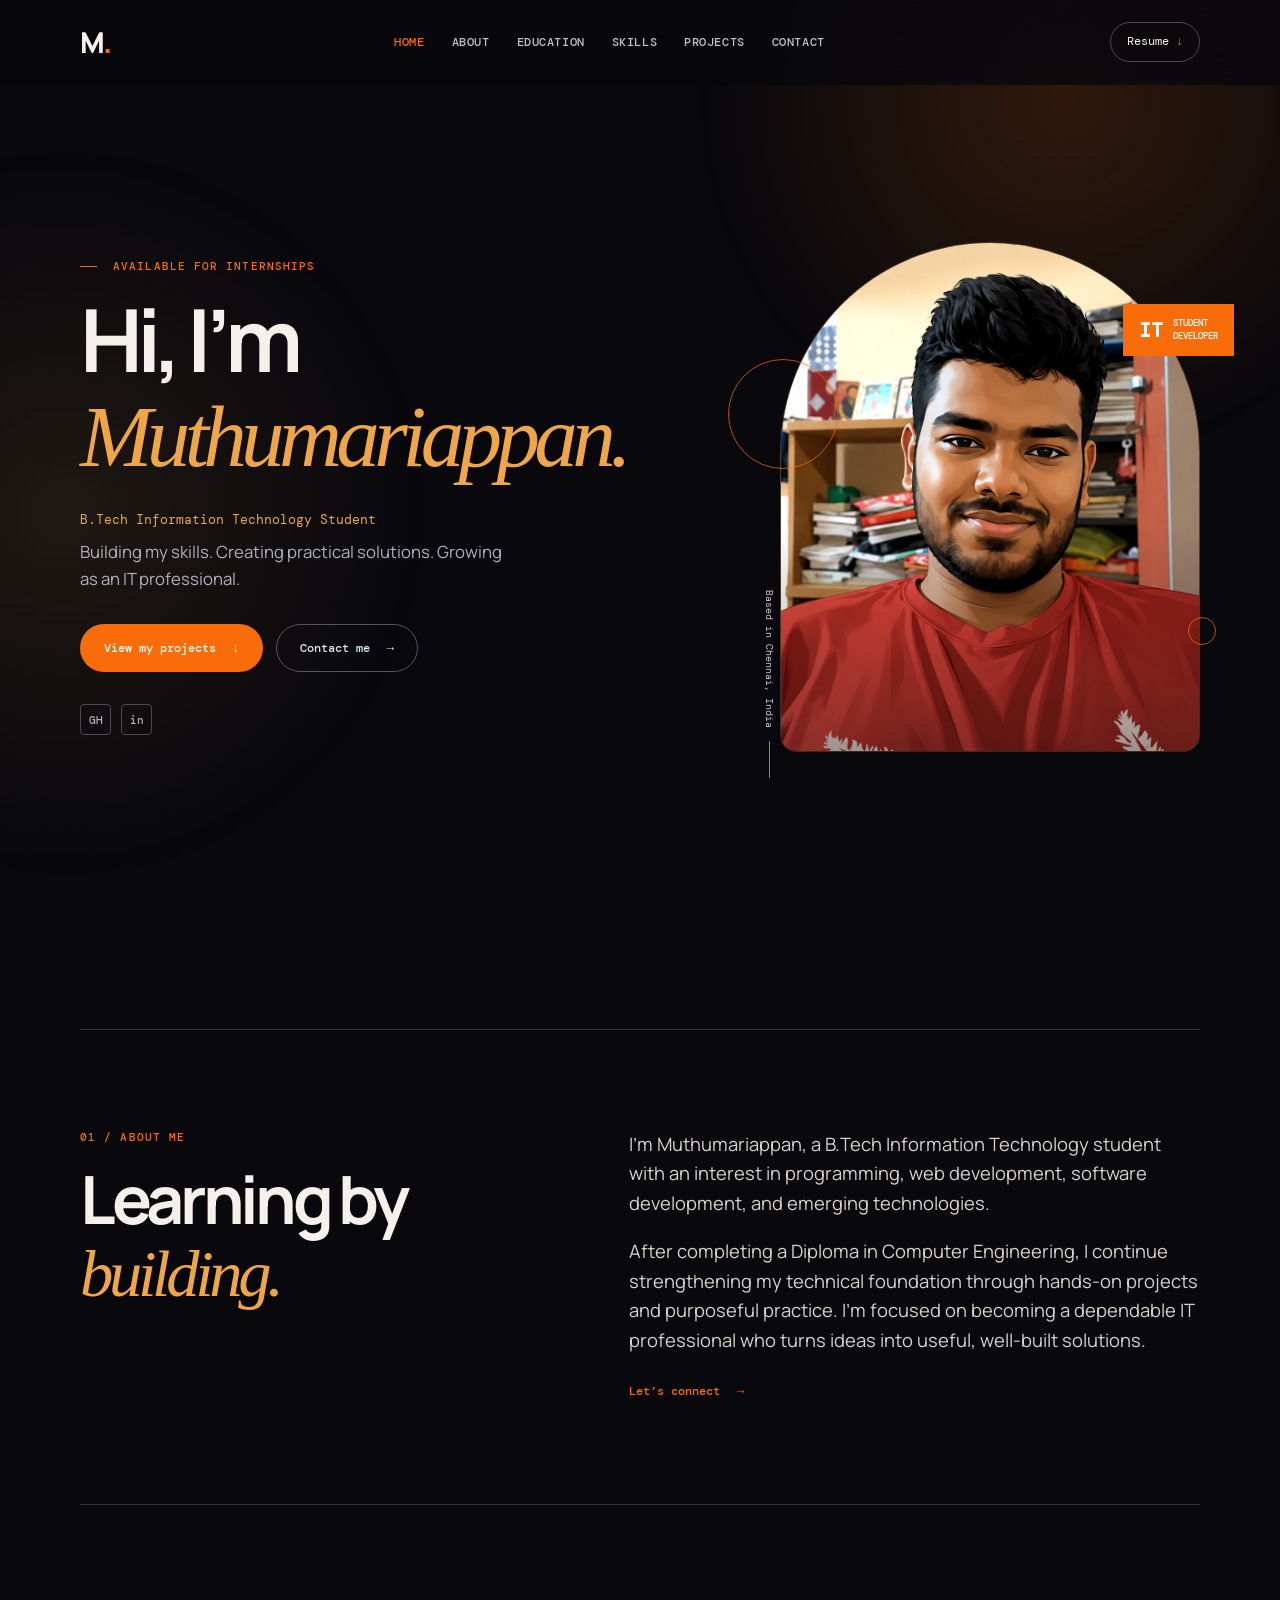
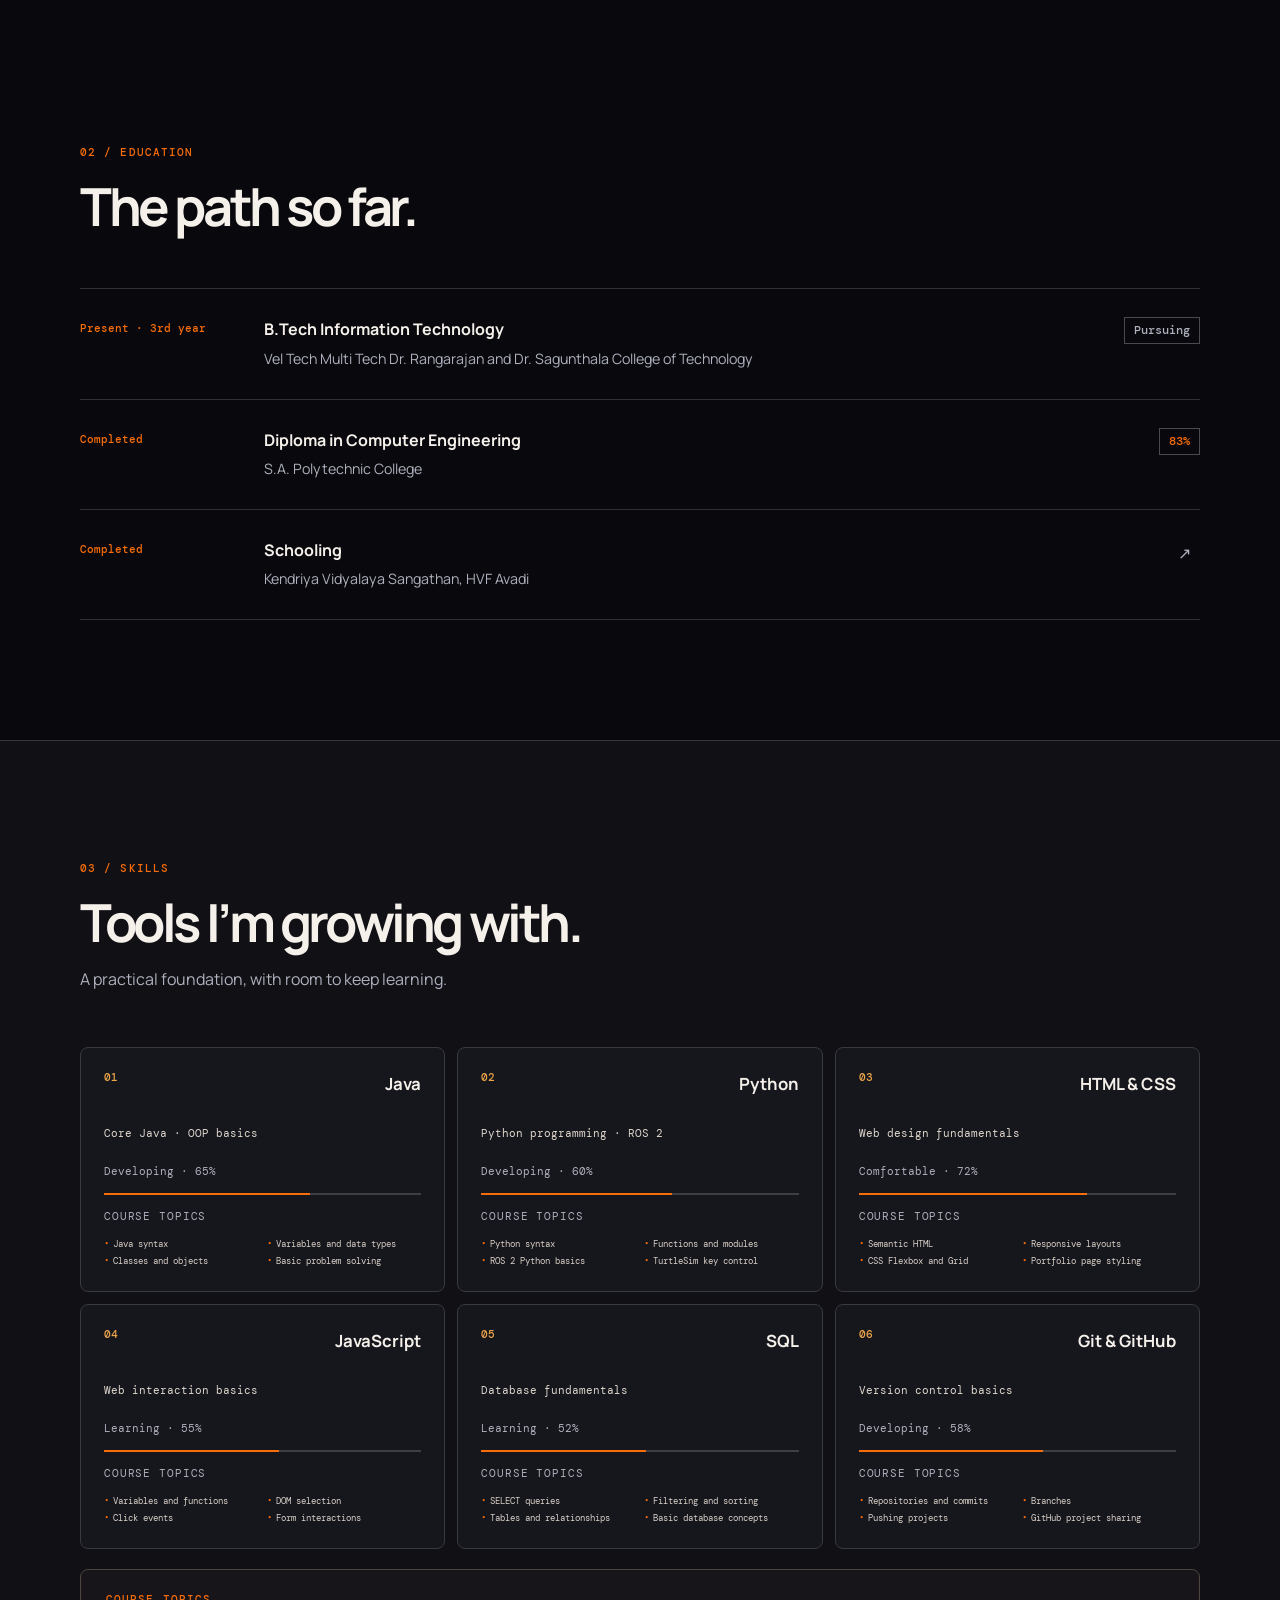
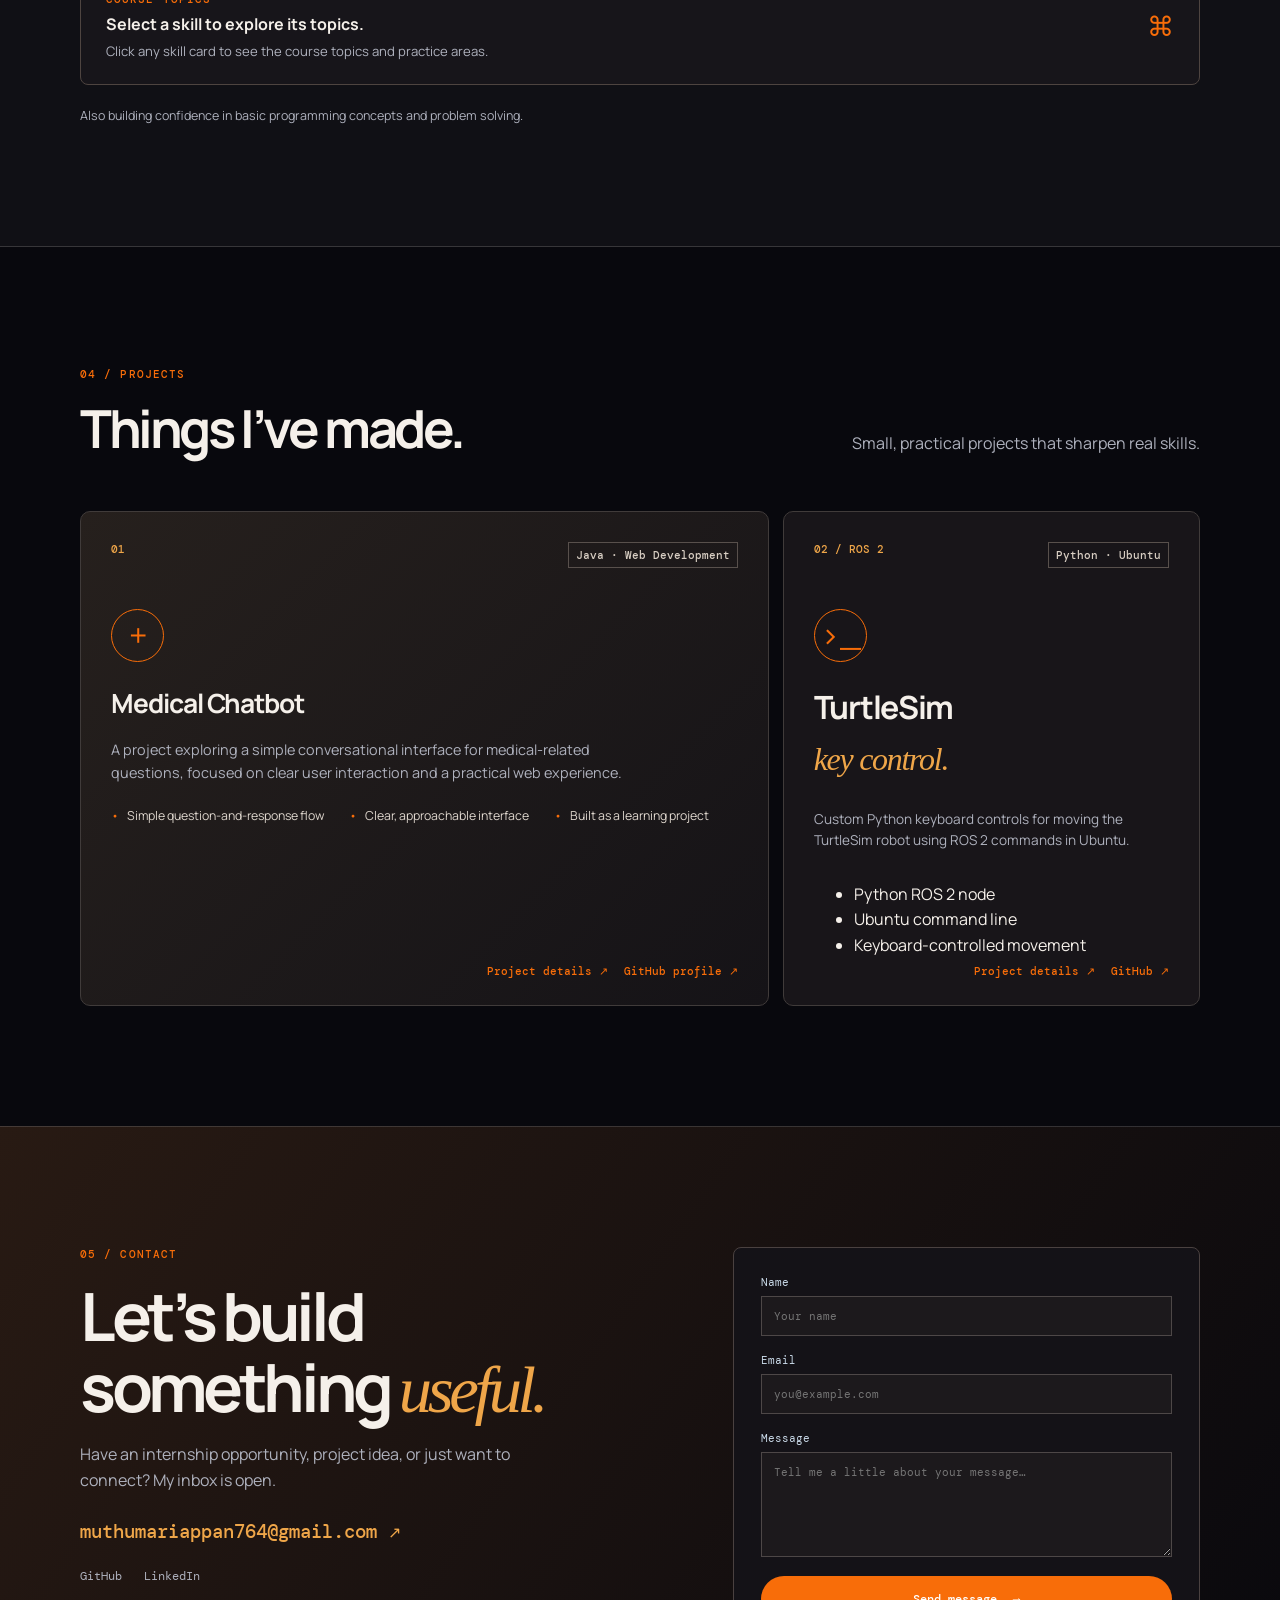
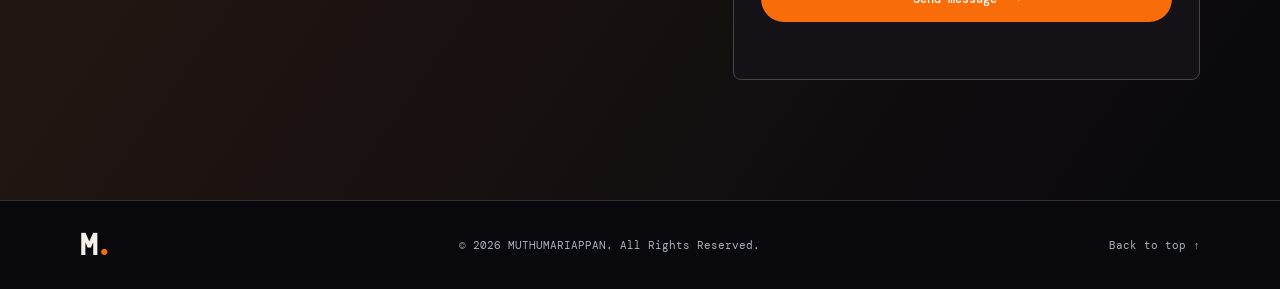
<file: index.html>
<!doctype html>
<html lang="en">
  <head>
    <meta charset="UTF-8" />
    <meta name="viewport" content="width=device-width, initial-scale=1.0" />
    <meta name="description" content="Portfolio of Muthumariappan, B.Tech Information Technology student." />
    <meta name="theme-color" content="#08080d" />
    <title>Muthumariappan | B.Tech IT Student</title>
    <link rel="preconnect" href="https://fonts.googleapis.com" />
    <link rel="preconnect" href="https://fonts.gstatic.com" crossorigin />
    <link href="https://fonts.googleapis.com/css2?family=DM+Mono:wght@400;500&family=Manrope:wght@400;500;600;700;800&display=swap" rel="stylesheet" />
    <link rel="stylesheet" href="styles.css" />
    <link rel="stylesheet" href="theme.css" />
    <link rel="stylesheet" href="courses.css" />
    <link rel="stylesheet" href="course-details.css" />
    <link rel="stylesheet" href="course-inline.css" />
    <link rel="stylesheet" href="dribbble-theme.css" />
  </head>
  <body>
    <a class="skip-link" href="#main-content">Skip to content</a>
    <header class="site-header">
      <nav class="nav container" aria-label="Primary navigation">
        <a class="brand" href="#home" aria-label="Muthumariappan home">M<span>.</span></a>
        <button class="menu-toggle" aria-label="Open navigation menu" aria-expanded="false" aria-controls="nav-links"><span></span><span></span><span></span></button>
        <div class="nav-links" id="nav-links">
          <a href="#home">Home</a><a href="#about">About</a><a href="#education">Education</a><a href="#skills">Skills</a><a href="#projects">Projects</a><a href="#contact">Contact</a>
        </div>
        <a class="nav-resume" href="Muthumariappan-Resume.html" download="Muthumariappan-Resume.html" aria-label="Download resume">Resume <span>↓</span></a>
      </nav>
    </header>

    <main id="main-content">
      <section class="hero section container" id="home">
        <div class="hero-copy reveal">
          <p class="eyebrow"><span></span> Available for internships</p>
          <h1>Hi, I’m <em>Muthumariappan.</em></h1>
          <p class="hero-role">B.Tech Information Technology Student</p>
          <p class="hero-text">Building my skills. Creating practical solutions. Growing as an IT professional.</p>
          <div class="hero-actions"><a class="button button-primary" href="#projects">View my projects <span>↓</span></a><a class="button button-quiet" href="#contact">Contact me <span>→</span></a></div>
          <div class="social-row" aria-label="Social links"><a href="https://github.com/muthumariappan764-web" target="_blank" rel="noreferrer" aria-label="GitHub">GH</a><a href="https://www.linkedin.com/in/muthu-mariappan" target="_blank" rel="noreferrer" aria-label="LinkedIn">in</a></div>
        </div>
        <div class="hero-visual reveal">
          <div class="image-frame"><img src="assets/muthumariappan-portrait.png" alt="Portrait of Muthumariappan" /></div>
          <div class="orbit orbit-one"></div><div class="orbit orbit-two"></div>
          <div class="hero-badge"><strong>IT</strong><span>Student<br/>Developer</span></div>
          <p class="image-note">Based in Chennai, India <i></i></p>
        </div>
      </section>

      <section class="about section" id="about"><div class="container two-column">
        <div class="section-intro reveal"><p class="eyebrow">01 / About me</p><h2>Learning by<br/><em>building.</em></h2></div>
        <div class="about-copy reveal"><p>I’m Muthumariappan, a B.Tech Information Technology student with an interest in programming, web development, software development, and emerging technologies.</p><p>After completing a Diploma in Computer Engineering, I continue strengthening my technical foundation through hands-on projects and purposeful practice. I’m focused on becoming a dependable IT professional who turns ideas into useful, well-built solutions.</p><a class="text-link" href="#contact">Let’s connect <span>→</span></a></div>
      </div></section>

      <section class="education section container" id="education"><div class="section-heading reveal"><p class="eyebrow">02 / Education</p><h2>The path so far.</h2></div>
        <div class="timeline">
          <article class="education-item reveal"><p class="period">Present · 3rd year</p><div><h3>B.Tech Information Technology</h3><p>Vel Tech Multi Tech Dr. Rangarajan and Dr. Sagunthala College of Technology</p></div><span class="status">Pursuing</span></article>
          <article class="education-item reveal"><p class="period">Completed</p><div><h3>Diploma in Computer Engineering</h3><p>S.A. Polytechnic College</p></div><span class="grade">83%</span></article>
          <article class="education-item reveal"><p class="period">Completed</p><div><h3>Schooling</h3><p>Kendriya Vidyalaya Sangathan, HVF Avadi</p></div><span class="arrow">↗</span></article>
        </div>
      </section>

      <section class="skills section" id="skills"><div class="container"><div class="section-heading reveal"><p class="eyebrow">03 / Skills</p><h2>Tools I’m growing with.</h2><p class="section-lead">A practical foundation, with room to keep learning.</p></div>
        <div class="skills-grid">
          <article class="skill-card reveal"><div><span class="skill-number">01</span><h3>Java</h3></div><p class="skill-course">Core Java · OOP basics</p><p>Developing · 65%</p><div class="meter"><i style="--level:65%"></i></div></article><article class="skill-card reveal"><div><span class="skill-number">02</span><h3>Python</h3></div><p class="skill-course">Python programming · ROS 2</p><p>Developing · 60%</p><div class="meter"><i style="--level:60%"></i></div></article><article class="skill-card reveal"><div><span class="skill-number">03</span><h3>HTML & CSS</h3></div><p class="skill-course">Web design fundamentals</p><p>Comfortable · 72%</p><div class="meter"><i style="--level:72%"></i></div></article><article class="skill-card reveal"><div><span class="skill-number">04</span><h3>JavaScript</h3></div><p class="skill-course">Web interaction basics</p><p>Learning · 55%</p><div class="meter"><i style="--level:55%"></i></div></article><article class="skill-card reveal"><div><span class="skill-number">05</span><h3>SQL</h3></div><p class="skill-course">Database fundamentals</p><p>Learning · 52%</p><div class="meter"><i style="--level:52%"></i></div></article><article class="skill-card reveal"><div><span class="skill-number">06</span><h3>Git & GitHub</h3></div><p class="skill-course">Version control basics</p><p>Developing · 58%</p><div class="meter"><i style="--level:58%"></i></div></article>
        </div><div class="course-panel" id="course-panel" aria-live="polite"><div><p class="eyebrow">Course topics</p><h3>Select a skill to explore its topics.</h3><p>Click any skill card to see the course topics and practice areas.</p></div><span class="course-panel-icon">⌘</span></div><p class="skills-footnote">Also building confidence in basic programming concepts and problem solving.</p></div></section>

      <section class="projects section container" id="projects"><div class="section-heading project-head reveal"><div><p class="eyebrow">04 / Projects</p><h2>Things I’ve made.</h2></div><p class="section-lead">Small, practical projects that sharpen real skills.</p></div>
        <div class="projects-grid"><article class="project-card featured reveal"><div class="project-top"><span>01</span><span class="project-tag">Java · Web Development</span></div><div class="project-icon">+</div><h3>Medical Chatbot</h3><p>A project exploring a simple conversational interface for medical-related questions, focused on clear user interaction and a practical web experience.</p><ul><li>Simple question-and-response flow</li><li>Clear, approachable interface</li><li>Built as a learning project</li></ul><div class="project-links"><a href="projects.html#medical-chatbot" aria-label="View Medical Chatbot details">Project details ↗</a><a href="https://github.com/muthumariappan764-web" target="_blank" rel="noreferrer" aria-label="View GitHub profile">GitHub profile ↗</a></div></article><article class="project-card upcoming reveal"><div class="project-top"><span>02 / ROS 2</span><span class="project-tag">Python · Ubuntu</span></div><div class="project-icon">&gt;_</div><h3>TurtleSim<br/><em>key control.</em></h3><p>Custom Python keyboard controls for moving the TurtleSim robot using ROS 2 commands in Ubuntu.</p><ul><li>Python ROS 2 node</li><li>Ubuntu command line</li><li>Keyboard-controlled movement</li></ul><div class="project-links"><a href="projects.html#turtlesim-key-control" aria-label="View TurtleSim project details">Project details ↗</a><a href="https://github.com/muthumariappan764-web/turtlesim-custom-key-control" target="_blank" rel="noreferrer">GitHub ↗</a></div></article></div>
      </section>

      <section class="contact section" id="contact"><div class="container contact-wrap"><div class="contact-copy reveal"><p class="eyebrow">05 / Contact</p><h2>Let’s build<br/>something <em>useful.</em></h2><p>Have an internship opportunity, project idea, or just want to connect? My inbox is open.</p><a class="email-link" href="mailto:muthumariappan764@gmail.com">muthumariappan764@gmail.com <span>↗</span></a><div class="contact-socials"><a href="https://github.com/muthumariappan764-web" target="_blank" rel="noreferrer">GitHub</a><a href="https://www.linkedin.com/in/muthu-mariappan" target="_blank" rel="noreferrer">LinkedIn</a></div></div>
        <form class="contact-form reveal" id="contact-form"><label>Name<input type="text" name="name" autocomplete="name" required placeholder="Your name" /></label><label>Email<input type="email" name="email" autocomplete="email" required placeholder="you@example.com" /></label><label>Message<textarea name="message" required placeholder="Tell me a little about your message…"></textarea></label><button class="button button-primary" type="submit">Send message <span>→</span></button><p class="form-note" role="status"></p></form>
      </div></section>
    </main>
    <footer><div class="container"><a class="brand" href="#home">M<span>.</span></a><p>© 2026 MUTHUMARIAPPAN. All Rights Reserved.</p><a href="#home">Back to top ↑</a></div></footer>
    <script src="script.js"></script>
  </body>
</html>
</file>
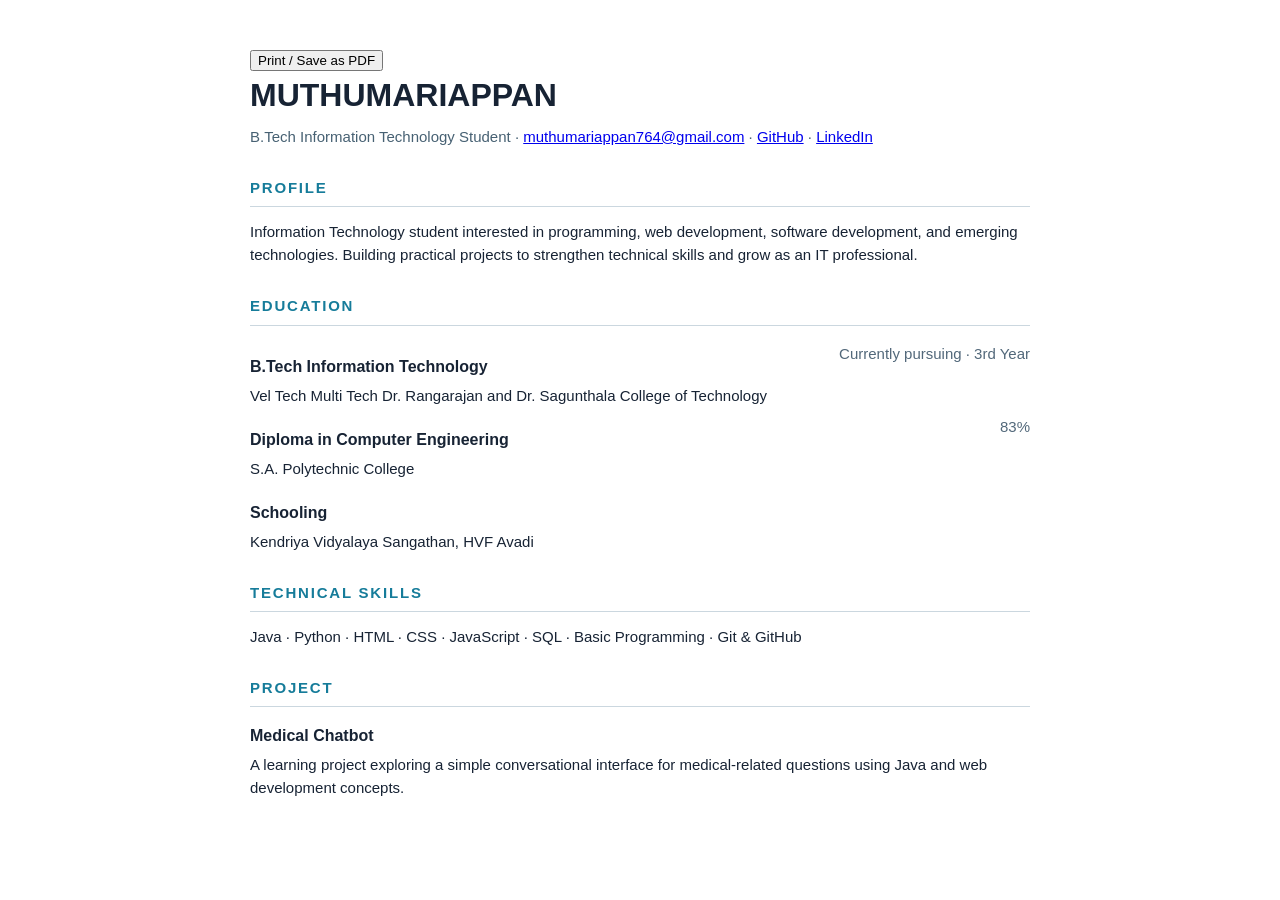
<file: Muthumariappan-Resume.html>
<!doctype html><html lang="en"><head><meta charset="UTF-8"><meta name="viewport" content="width=device-width,initial-scale=1.0"><title>Muthumariappan – Resume</title><style>body{font:15px Arial,sans-serif;color:#172334;max-width:780px;margin:48px auto;padding:0 28px;line-height:1.55}h1{font-size:32px;margin:0}h2{font-size:15px;text-transform:uppercase;letter-spacing:.12em;color:#167c9a;border-bottom:1px solid #cbd7df;padding-bottom:7px;margin-top:28px}h3{margin:17px 0 1px;font-size:16px}p{margin:4px 0}.contact{color:#476173}.muted{color:#52687a}.row{display:flex;justify-content:space-between;gap:20px}ul{padding-left:20px}@media print{body{margin:25px auto}.print{display:none}}@media(max-width:520px){.row{display:block}}</style></head><body><button class="print" onclick="window.print()">Print / Save as PDF</button><h1>MUTHUMARIAPPAN</h1><p class="contact">B.Tech Information Technology Student · <a href="mailto:muthumariappan764@gmail.com">muthumariappan764@gmail.com</a> · <a href="https://github.com/muthumariappan764-web">GitHub</a> · <a href="https://www.linkedin.com/in/muthu-mariappan">LinkedIn</a></p><h2>Profile</h2><p>Information Technology student interested in programming, web development, software development, and emerging technologies. Building practical projects to strengthen technical skills and grow as an IT professional.</p><h2>Education</h2><div class="row"><div><h3>B.Tech Information Technology</h3><p>Vel Tech Multi Tech Dr. Rangarajan and Dr. Sagunthala College of Technology</p></div><p class="muted">Currently pursuing · 3rd Year</p></div><div class="row"><div><h3>Diploma in Computer Engineering</h3><p>S.A. Polytechnic College</p></div><p class="muted">83%</p></div><h3>Schooling</h3><p>Kendriya Vidyalaya Sangathan, HVF Avadi</p><h2>Technical Skills</h2><p>Java · Python · HTML · CSS · JavaScript · SQL · Basic Programming · Git & GitHub</p><h2>Project</h2><h3>Medical Chatbot</h3><p>A learning project exploring a simple conversational interface for medical-related questions using Java and web development concepts.</p></body></html>
</file>
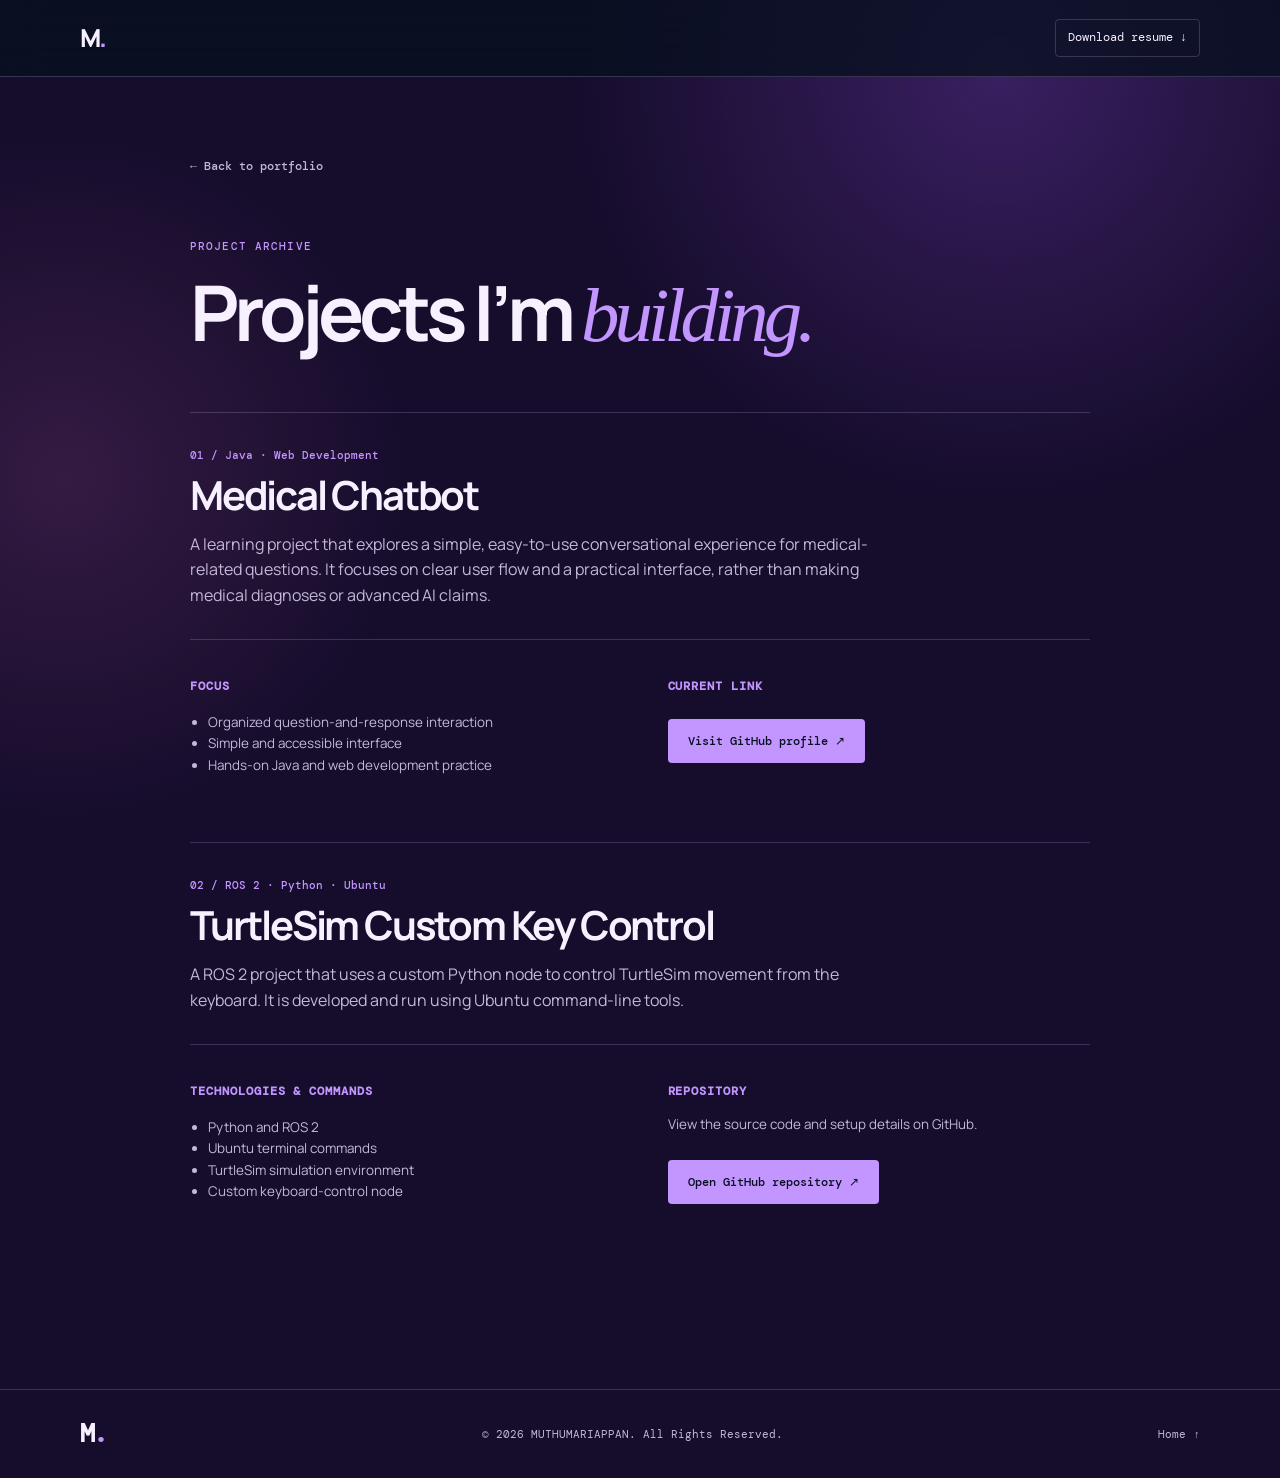
<file: projects.html>
<!doctype html><html lang="en"><head><meta charset="UTF-8"><meta name="viewport" content="width=device-width,initial-scale=1.0"><title>Projects | Muthumariappan</title><link href="https://fonts.googleapis.com/css2?family=DM+Mono:wght@400;500&family=Manrope:wght@400;500;600;700;800&display=swap" rel="stylesheet"><link rel="stylesheet" href="styles.css"><link rel="stylesheet" href="theme.css"><style>.project-page{max-width:900px;padding-top:75px}.project-page h1{font-size:clamp(2.8rem,6vw,5rem);letter-spacing:-.065em;line-height:1.05;margin:0 0 55px}.project-page h1 em,.project-page h2 em{font-family:Georgia,serif;font-weight:400;color:var(--cyan)}.back-link{display:inline-block;color:var(--muted);font:500 .73rem var(--mono);margin-bottom:65px}.project-detail{border-top:1px solid var(--line);padding:35px 0 50px}.detail-index{font:500 .7rem var(--mono);color:var(--cyan);margin:0 0 11px}.project-detail h2{font-size:2.5rem;letter-spacing:-.055em;margin:0 0 14px}.project-detail>p:not(.detail-index){color:var(--muted);max-width:690px}.detail-columns{display:grid;grid-template-columns:1fr 1fr;gap:55px;border-top:1px solid var(--line);margin-top:30px;padding-top:25px}.detail-columns h3{font-size:.75rem;font-family:var(--mono);color:var(--cyan);text-transform:uppercase;letter-spacing:.08em}.detail-columns p,.detail-columns li{font-size:.84rem;color:var(--muted)}.detail-columns ul{padding-left:18px}.detail-columns .button{margin-top:11px}@media(max-width:760px){.detail-columns{grid-template-columns:1fr;gap:15px}.project-page{padding-top:55px}}</style></head><body><header class="site-header scrolled"><nav class="nav container"><a class="brand" href="index.html">M<span>.</span></a><a class="nav-resume" href="Muthumariappan-Resume.html" download>Download resume ↓</a></nav></header><main class="container project-page section"><a class="back-link" href="index.html#projects">← Back to portfolio</a><p class="eyebrow">Project archive</p><h1>Projects I’m <em>building.</em></h1><article id="medical-chatbot" class="project-detail"><p class="detail-index">01 / Java · Web Development</p><h2>Medical Chatbot</h2><p>A learning project that explores a simple, easy-to-use conversational experience for medical-related questions. It focuses on clear user flow and a practical interface, rather than making medical diagnoses or advanced AI claims.</p><div class="detail-columns"><div><h3>Focus</h3><ul><li>Organized question-and-response interaction</li><li>Simple and accessible interface</li><li>Hands-on Java and web development practice</li></ul></div><div><h3>Current link</h3><a class="button button-primary" href="https://github.com/muthumariappan764-web" target="_blank" rel="noreferrer">Visit GitHub profile ↗</a></div></div></article><article id="turtlesim-key-control" class="project-detail"><p class="detail-index">02 / ROS 2 · Python · Ubuntu</p><h2>TurtleSim Custom Key Control</h2><p>A ROS 2 project that uses a custom Python node to control TurtleSim movement from the keyboard. It is developed and run using Ubuntu command-line tools.</p><div class="detail-columns"><div><h3>Technologies & commands</h3><ul><li>Python and ROS 2</li><li>Ubuntu terminal commands</li><li>TurtleSim simulation environment</li><li>Custom keyboard-control node</li></ul></div><div><h3>Repository</h3><p>View the source code and setup details on GitHub.</p><a class="button button-primary" href="https://github.com/muthumariappan764-web/turtlesim-custom-key-control" target="_blank" rel="noreferrer">Open GitHub repository ↗</a></div></div></article></main><footer><div class="container"><a class="brand" href="index.html">M<span>.</span></a><p>© 2026 MUTHUMARIAPPAN. All Rights Reserved.</p><a href="index.html">Home ↑</a></div></footer></body></html>
</file>
<file: styles.css>
:root{--bg:#07111f;--panel:#0d1a2b;--text:#eaf4ff;--muted:#9bb0c8;--cyan:#55dcf4;--line:rgba(181,218,245,.15);--font:'Manrope',sans-serif;--mono:'DM Mono',monospace}*{box-sizing:border-box}html{scroll-behavior:smooth}body{margin:0;background:var(--bg);color:var(--text);font-family:var(--font);line-height:1.6}body:before{content:'';position:fixed;z-index:-1;inset:0;background:radial-gradient(circle at 78% 8%,rgba(17,105,160,.21),transparent 24rem),radial-gradient(circle at 5% 53%,rgba(13,184,204,.1),transparent 22rem)}a{color:inherit;text-decoration:none}.container{width:min(1120px,calc(100% - 48px));margin:auto}.section{padding:120px 0}.skip-link{position:absolute;transform:translateY(-150%);padding:8px;background:var(--cyan);color:#07111f;z-index:10}.skip-link:focus{transform:translateY(0)}.site-header{position:sticky;top:0;background:rgba(7,17,31,.76);backdrop-filter:blur(18px);border-bottom:1px solid transparent;z-index:5}.site-header.scrolled{border-color:var(--line)}.nav{height:76px;display:flex;align-items:center;justify-content:space-between}.brand{font-size:1.55rem;font-weight:800;letter-spacing:-.08em}.brand span{color:var(--cyan)}.nav-links{display:flex;gap:27px;font-size:.81rem;color:var(--muted)}.nav-links a,.nav-resume{transition:color .2s}.nav-links a:hover,.nav-links a.active,.nav-resume:hover{color:var(--cyan)}.nav-resume{font-family:var(--mono);font-size:.76rem;border:1px solid var(--line);padding:8px 12px;border-radius:4px}.nav-resume span{color:var(--cyan)}.menu-toggle{display:none;background:transparent;border:0}.hero{min-height:calc(100vh - 76px);display:grid;grid-template-columns:1fr .85fr;align-items:center;gap:80px;padding-top:75px;padding-bottom:75px}.eyebrow{font:500 .7rem var(--mono);color:var(--cyan);letter-spacing:.1em;text-transform:uppercase;margin:0 0 19px}.eyebrow span{display:inline-block;width:17px;height:1px;background:var(--cyan);margin:0 8px 3px 0}.hero h1,.section h2{font-size:clamp(2.7rem,5.2vw,5rem);line-height:1.08;letter-spacing:-.065em;margin:0;font-weight:700}.hero h1 em,.section h2 em,.upcoming em{font-family:Georgia,serif;font-weight:400;color:var(--cyan)}.hero-role{font-family:var(--mono);color:#c4d6e7;font-size:.82rem;margin:25px 0 9px}.hero-text{color:var(--muted);max-width:470px;margin:0}.hero-actions{display:flex;gap:13px;margin:32px 0}.button{display:inline-flex;align-items:center;justify-content:center;gap:16px;padding:13px 19px;border-radius:4px;font:500 .78rem var(--mono);border:1px solid transparent;transition:transform .2s,background .2s}.button:hover{transform:translateY(-3px)}.button-primary{background:var(--cyan);color:#07111f}.button-primary:hover{background:#a0efff}.button-quiet{border-color:var(--line);color:#dceaf6}.button-quiet:hover{border-color:var(--cyan);color:var(--cyan)}.social-row{display:flex;gap:10px}.social-row a{width:31px;height:31px;display:grid;place-items:center;border:1px solid var(--line);border-radius:50%;font:500 .7rem var(--mono);color:var(--muted)}.social-row a:hover{border-color:var(--cyan);color:var(--cyan)}.hero-visual{position:relative;max-width:390px;justify-self:end}.image-frame{height:490px;overflow:hidden;border-radius:190px 190px 12px 12px;background:#123}.image-frame:after{content:'';position:absolute;inset:0;background:linear-gradient(180deg,transparent 55%,rgba(7,17,31,.25))}.image-frame img{width:100%;height:100%;object-fit:cover;object-position:55% center;display:block;filter:saturate(.9) contrast(1.05)}.orbit{position:absolute;border:1px solid rgba(85,220,244,.4);border-radius:50%;pointer-events:none}.orbit-one{width:110px;height:110px;top:23%;left:-52px}.orbit-two{width:28px;height:28px;right:-16px;bottom:21%}.hero-badge{position:absolute;right:-48px;top:55px;padding:13px 16px;background:rgba(13,26,43,.86);border:1px solid var(--line);backdrop-filter:blur(10px);display:flex;align-items:center;gap:10px}.hero-badge strong{font:700 1.25rem var(--mono);color:var(--cyan)}.hero-badge span{font:500 .58rem var(--mono);line-height:1.4;color:var(--muted);text-transform:uppercase}.image-note{font:.65rem var(--mono);position:absolute;left:-27px;bottom:-33px;color:var(--muted);writing-mode:vertical-rl}.image-note i{display:inline-block;height:37px;border-left:1px solid var(--cyan);margin:7px 4px}.two-column{display:grid;grid-template-columns:.8fr 1.2fr;gap:15%;padding:100px 0;border-top:1px solid var(--line);border-bottom:1px solid var(--line)}.about-copy{font-size:1.09rem;color:#c6d5e4}.about-copy p{margin:0 0 19px}.text-link{display:inline-block;color:var(--cyan);font:500 .78rem var(--mono);margin-top:9px}.text-link span{margin-left:10px}.section-heading{margin-bottom:54px}.section-heading h2{font-size:clamp(2.3rem,4.1vw,3.9rem)}.section-lead{color:var(--muted);max-width:420px;margin-bottom:0}.timeline{border-top:1px solid var(--line)}.education-item{display:grid;grid-template-columns:160px 1fr auto;gap:24px;align-items:start;padding:28px 0;border-bottom:1px solid var(--line)}.education-item h3{margin:0;font-size:1rem}.education-item p{margin:5px 0 0;color:var(--muted);font-size:.89rem}.education-item .period{font:500 .7rem var(--mono);color:var(--cyan);margin:4px 0}.status,.grade,.arrow{font:500 .72rem var(--mono);color:var(--muted);border:1px solid var(--line);padding:5px 9px}.grade{color:var(--cyan);border-color:rgba(85,220,244,.36)}.arrow{border:0;font-size:1rem}.skills{background:rgba(11,28,47,.57);border-top:1px solid var(--line);border-bottom:1px solid var(--line)}.skills-grid{display:grid;grid-template-columns:repeat(3,1fr);gap:12px}.skill-card{border:1px solid var(--line);padding:23px;background:rgba(17,39,62,.36);min-height:170px;display:flex;flex-direction:column;justify-content:space-between;transition:transform .25s,border .25s}.skill-card:hover{transform:translateY(-5px);border-color:rgba(85,220,244,.6)}.skill-card>div:first-child{display:flex;justify-content:space-between;align-items:flex-start}.skill-number{font:500 .66rem var(--mono);color:var(--cyan)}.skill-card h3{font-size:1.05rem;margin:0}.skill-card p{font:.68rem var(--mono);color:var(--muted);margin:0}.meter{height:2px;background:#27405a}.meter i{display:block;width:var(--level);height:100%;background:var(--cyan)}.skills-footnote{font-size:.78rem;color:var(--muted);margin:21px 0 0}.project-head{display:flex;align-items:end;justify-content:space-between}.projects-grid{display:grid;grid-template-columns:1.65fr 1fr;gap:14px}.project-card{border:1px solid var(--line);padding:30px;min-height:405px}.featured{background:linear-gradient(140deg,rgba(16,50,76,.7),rgba(12,27,46,.65));position:relative}.project-top{display:flex;justify-content:space-between;font:500 .67rem var(--mono);color:var(--cyan)}.project-tag{color:var(--muted);border:1px solid var(--line);padding:5px 7px}.project-icon{display:grid;place-items:center;width:53px;height:53px;border:1px solid rgba(85,220,244,.5);border-radius:50%;font-size:2rem;color:var(--cyan);margin:41px 0 20px}.project-card h3{font-size:1.65rem;letter-spacing:-.04em;margin:0 0 10px}.featured>p{max-width:550px;color:var(--muted);font-size:.9rem}.featured ul{display:flex;flex-wrap:wrap;gap:14px 25px;padding:0;margin:22px 0;list-style:none;color:#c2d5e6;font-size:.77rem}.featured li:before{content:'•';color:var(--cyan);margin-right:8px}.project-links{position:absolute;bottom:27px;right:30px;display:flex;gap:16px;font:500 .7rem var(--mono);color:var(--cyan)}.upcoming{background:rgba(10,24,40,.5);display:flex;flex-direction:column;justify-content:center;position:relative}.upcoming>span:first-child{font:500 .67rem var(--mono);color:var(--muted);position:absolute;top:30px}.upcoming h3{font-size:2rem}.upcoming p{color:var(--muted);font-size:.85rem}.upcoming .plus{color:var(--cyan);font-size:2rem;position:absolute;right:28px;bottom:22px}.contact{background:linear-gradient(130deg,#0b243d,#07111f);border-top:1px solid var(--line)}.contact-wrap{display:grid;grid-template-columns:1fr .9fr;gap:12%;align-items:start}.contact-copy>p:not(.eyebrow){color:var(--muted);max-width:430px}.email-link{display:block;color:var(--cyan);font:500 clamp(.9rem,1.7vw,1.2rem) var(--mono);margin:25px 0}.email-link span{font-size:1rem}.contact-socials{display:flex;gap:22px;font:.72rem var(--mono);color:var(--muted)}.contact-socials a:hover{color:var(--cyan)}.contact-form{padding:27px;background:rgba(5,15,28,.43);border:1px solid var(--line)}.contact-form label{font:.68rem var(--mono);display:block;color:#c9d9e8;margin-bottom:17px}.contact-form input,.contact-form textarea{width:100%;display:block;background:rgba(20,45,70,.32);border:1px solid var(--line);padding:12px;margin-top:7px;color:var(--text);font:inherit;outline:0}.contact-form input:focus,.contact-form textarea:focus{border-color:var(--cyan)}.contact-form textarea{height:105px;resize:vertical}.contact-form .button{width:100%;border:0;margin-top:2px}.form-note{min-height:18px;font-size:.72rem;color:var(--cyan);margin:12px 0 0}footer{border-top:1px solid var(--line)}footer .container{min-height:88px;display:flex;align-items:center;justify-content:space-between;font:.68rem var(--mono);color:var(--muted)}footer .brand{color:var(--text)}footer a:last-child:hover{color:var(--cyan)}.reveal{opacity:0;transform:translateY(24px);transition:opacity .65s ease,transform .65s ease}.reveal.visible{opacity:1;transform:none}@media(max-width:760px){.container{width:min(100% - 32px,1120px)}.section{padding:82px 0}.nav-resume{display:none}.menu-toggle{display:flex;flex-direction:column;gap:4px;padding:8px}.menu-toggle span{display:block;background:var(--text);width:20px;height:1px}.nav-links{position:absolute;top:76px;left:0;right:0;background:#0a1727;border-bottom:1px solid var(--line);padding:17px 24px;display:none;flex-direction:column;gap:15px}.nav-links.open{display:flex}.hero{grid-template-columns:1fr;gap:45px;padding-top:62px}.hero-visual{justify-self:center;width:min(320px,85%)}.image-frame{height:420px}.hero-badge{right:-34px}.two-column,.contact-wrap{grid-template-columns:1fr;gap:37px;padding:72px 0}.education-item{grid-template-columns:1fr auto;gap:8px}.education-item .period{grid-column:1/-1}.skills-grid{grid-template-columns:repeat(2,1fr)}.project-head{display:block}.projects-grid{grid-template-columns:1fr}.project-card{min-height:370px}.project-links{left:30px;right:auto}.contact-form{margin-top:8px}footer .container{gap:14px;min-height:110px;flex-wrap:wrap;padding:19px 0}.hero h1{font-size:3.25rem}}@media(max-width:390px){.skills-grid{grid-template-columns:1fr}.hero h1{font-size:2.8rem}.hero-actions{flex-direction:column;align-items:stretch}}
</file>
<file: theme.css>
:root{--bg:#160d2c;--panel:#251545;--text:#f6f0ff;--muted:#c4b8d7;--cyan:#c295ff;--line:rgba(225,206,255,.19)}body:before{background:radial-gradient(circle at 78% 8%,rgba(139,74,219,.3),transparent 27rem),radial-gradient(circle at 5% 53%,rgba(243,113,204,.14),transparent 22rem)}.skills{background:rgba(42,23,77,.55)}.featured{background:linear-gradient(140deg,rgba(64,35,108,.8),rgba(28,14,54,.7))}.contact{background:linear-gradient(130deg,#3d1b63,#160d2c)}.image-frame{background:#2e1850}.skill-card{min-height:188px}.skill-card .skill-course{font-size:.7rem;color:#ddd2ed;margin-top:14px}.skill-card .skill-course+p{margin-top:auto}
</file>
<file: courses.css>
.skill-card{cursor:pointer}.skill-card:focus-visible{outline:2px solid var(--cyan);outline-offset:3px}.course-panel{display:flex;align-items:center;justify-content:space-between;gap:24px;margin-top:20px;padding:22px 25px;border:1px solid var(--line);background:rgba(255,255,255,.04);min-height:116px}.course-panel .eyebrow{margin-bottom:6px}.course-panel h3{font-size:1rem;margin:0 0 4px}.course-panel p:not(.eyebrow){font-size:.82rem;color:var(--muted);margin:0}.course-panel-icon{font:1.7rem var(--mono);color:var(--cyan)}.course-topic-list{margin:8px 0 0;padding:0;display:flex;flex-wrap:wrap;gap:8px;list-style:none}.course-topic-list li{font:.7rem var(--mono);padding:6px 9px;border:1px solid rgba(194,149,255,.45);color:#eee5ff}@media(max-width:600px){.course-panel{align-items:flex-start}.course-panel-icon{display:none}}
</file>
<file: course-details.css>
.course-trigger{display:block;color:var(--orange);font:500 .66rem var(--mono);letter-spacing:.03em;margin-top:12px}.course-panel h4{font:.7rem var(--mono);color:var(--orange);letter-spacing:.08em;text-transform:uppercase;margin:14px 0 4px}.course-panel .course-description{max-width:720px}.course-practice{font-size:.78rem!important;color:#f4ddc9!important;margin-top:12px!important}.course-panel.open{border-color:rgba(248,109,9,.65)}
</file>
<file: course-inline.css>
.course-inline-title{font:500 .62rem var(--mono);color:var(--orange);letter-spacing:.08em;text-transform:uppercase;margin:13px 0 6px}.course-inline-list{padding:0;margin:0;list-style:none;display:grid;grid-template-columns:1fr 1fr;gap:4px 9px}.course-inline-list li{font:.59rem var(--mono);color:#d9d0c7;line-height:1.35}.course-inline-list li:before{content:'•';color:var(--orange);margin-right:4px}.skill-card{min-height:245px}.skill-card .course-trigger{display:none}.skill-card .skill-course+p{margin-top:9px}@media(max-width:760px){.skill-card{min-height:250px}}@media(max-width:390px){.course-inline-list{grid-template-columns:1fr}.skill-card{min-height:235px}}
</file>
<file: dribbble-theme.css>
:root{--bg:#08080d;--panel:#121218;--text:#f5f0ea;--muted:#aeb1bd;--cyan:#f86d09;--line:rgba(245,240,234,.17);--cream:#f5f0ea;--orange:#f86d09;--gold:#efa649}body{background:var(--bg)}body:before{background:radial-gradient(circle at 83% 11%,rgba(248,109,9,.17),transparent 23rem),radial-gradient(circle at 5% 57%,rgba(239,166,73,.1),transparent 23rem)}.site-header{background:rgba(8,8,13,.82)}.nav{height:84px}.brand{font-size:1.8rem;color:var(--cream)}.brand span,.nav-links a:hover,.nav-links a.active,.nav-resume:hover{color:var(--orange)}.nav-links{font:500 .72rem var(--mono);letter-spacing:.05em;text-transform:uppercase;color:#c1c1c7}.nav-resume{border-radius:999px;border-color:#494951;padding:9px 16px}.nav-resume span{color:var(--orange)}.hero{gap:58px}.eyebrow{color:var(--orange);font-size:.68rem}.eyebrow span{background:var(--orange)}.hero h1{font-size:clamp(3.7rem,6.8vw,6.7rem);max-width:660px}.hero h1 em,.section h2 em,.upcoming em{color:var(--gold)}.hero-role{color:var(--gold)}.hero-text{font-size:1.05rem;max-width:430px}.button{border-radius:999px;padding:15px 23px}.button-primary{background:var(--orange);color:#fff}.button-primary:hover{background:#ff8b37}.button-quiet{border-color:#55555e}.social-row a{border-color:#4a4a52;border-radius:4px}.social-row a:hover{border-color:var(--orange);color:var(--orange)}.hero-visual{max-width:420px}.image-frame{height:510px;border-radius:210px 210px 16px 16px;border:1px solid #514032;background:#281a15}.image-frame:after{background:linear-gradient(180deg,transparent 55%,rgba(8,8,13,.38))}.orbit{border-color:rgba(248,109,9,.72)}.hero-badge{right:-34px;top:62px;background:#f86d09;border:0;color:#fff}.hero-badge strong,.hero-badge span{color:#fff}.image-note{color:#c7c7ce}.image-note i{border-color:var(--orange)}.two-column{border-color:var(--line)}.about-copy{font-size:1.15rem;color:#d7d2ca}.text-link{color:var(--orange)}.education-item{border-color:var(--line)}.education-item .period,.grade{color:var(--orange)}.grade{border-color:rgba(248,109,9,.5)}.status,.grade,.arrow{border-color:#4a4a52}.skills{background:#101015;border-color:var(--line)}.skill-card{background:#16161d;border-color:#393941;border-radius:8px}.skill-card:hover{border-color:var(--orange);background:#1b191b}.skill-number{color:var(--gold)}.meter{background:#3e3e46}.meter i{background:var(--orange)}.skill-card .skill-course{color:#dfd7cd}.course-panel{background:#17151a;border-color:#4e4440;border-radius:8px}.course-panel .eyebrow,.course-panel-icon{color:var(--orange)}.course-topic-list li{border-color:rgba(248,109,9,.55);color:#f5e5d4}.project-card{border-color:#403b3a;border-radius:10px}.featured{background:linear-gradient(135deg,#26201d,#151317)}.upcoming{background:#181519}.project-top{color:var(--gold)}.project-tag{border-color:#58504c;color:#d8cec3}.project-icon{border-color:var(--orange);color:var(--orange)}.featured ul{color:#ded6cd}.featured li:before{color:var(--orange)}.project-links{color:var(--orange)}.upcoming .plus{color:var(--orange)}.contact{background:linear-gradient(125deg,#281a13,#08080d)}.email-link{color:var(--gold)}.contact-form{background:#141217;border-color:#4a4140;border-radius:8px}.contact-form input,.contact-form textarea{background:#1c191c;border-color:#4d4747}.contact-form input:focus,.contact-form textarea:focus{border-color:var(--orange)}footer{border-color:var(--line)}@media(max-width:760px){.hero h1{font-size:3.5rem}.hero-visual{max-width:340px}.image-frame{height:440px}.hero-badge{right:-18px}.nav-links{background:#101015}.project-card{min-height:430px}}
</file>
